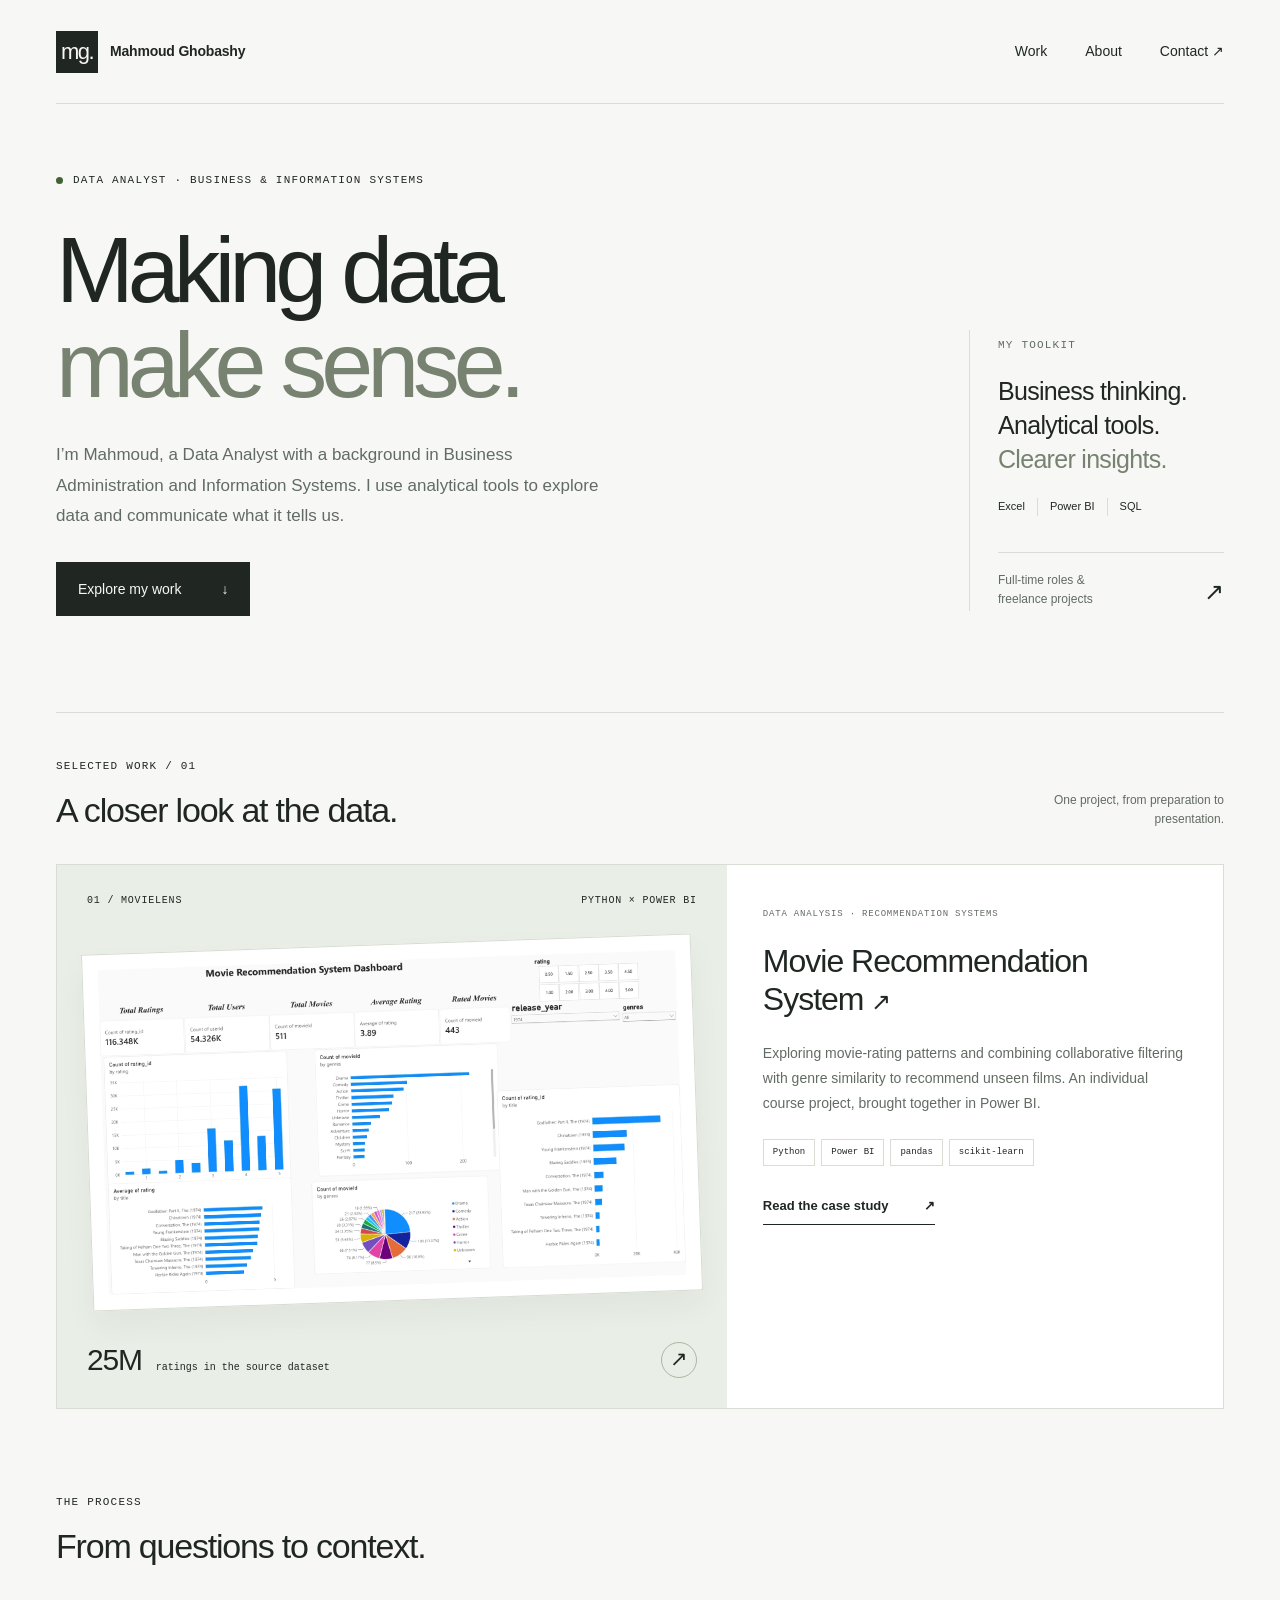
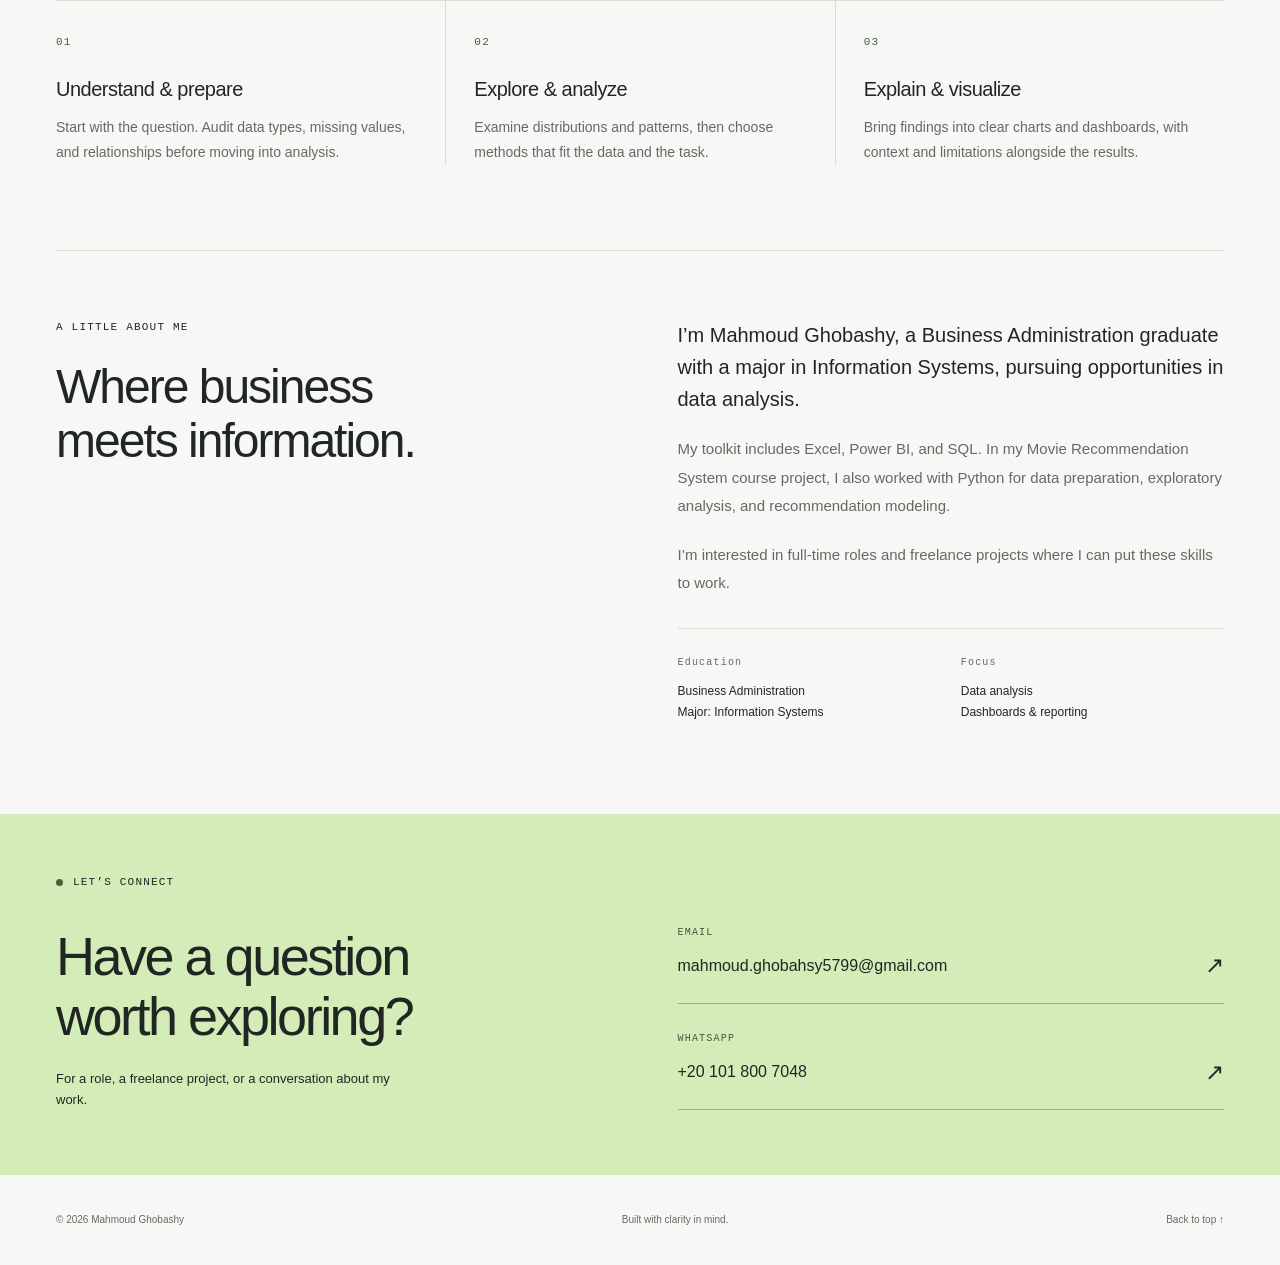
<file: index.html>
<!doctype html>
<html lang="en">
<head>
  <meta charset="utf-8">
  <meta name="viewport" content="width=device-width, initial-scale=1">
  <meta name="theme-color" content="#f7f8f5">
  <title>Mahmoud Ghobashy — Data Analyst</title>
  <meta name="description" content="Mahmoud Ghobashy, Data Analyst and Information Systems graduate. Explore a MovieLens analysis and recommendation project, Power BI dashboards, and contact details.">
  <meta property="og:type" content="website">
  <meta property="og:title" content="Mahmoud Ghobashy — Data Analyst">
  <meta property="og:description" content="Business thinking. Analytical tools. Explore my selected work in data analysis and Power BI.">
  <meta property="og:image" content="assets/social-card.png">
  <meta name="twitter:card" content="summary_large_image">
  <link rel="icon" href="assets/favicon.svg" type="image/svg+xml">
  <link rel="stylesheet" href="styles.css">
  <script src="script.js" defer></script>
</head>
<body>
  <a class="skip-link" href="#main">Skip to content</a>
  <header class="site-header wrap">
    <a class="brand" href="index.html" aria-label="Mahmoud Ghobashy, home"><span class="monogram" aria-hidden="true">mg.</span><span>Mahmoud Ghobashy</span></a>
    <button class="menu-toggle" aria-expanded="false" aria-controls="navigation" hidden>Menu <span aria-hidden="true">+</span></button>
    <nav id="navigation" aria-label="Main navigation"><a href="#work">Work</a><a href="#about">About</a><a href="#contact">Contact <span aria-hidden="true">↗</span></a></nav>
  </header>
  <main id="main">
    <section class="hero wrap" aria-labelledby="intro-heading">
      <div class="eyebrow"><span class="status-dot" aria-hidden="true"></span> DATA ANALYST · BUSINESS &amp; INFORMATION SYSTEMS</div>
      <div class="hero-layout">
        <div><h1 id="intro-heading">Making data<br><span class="muted-heading">make sense.</span></h1><p class="hero-description">I’m Mahmoud, a Data Analyst with a background in Business Administration and Information Systems. I use analytical tools to explore data and communicate what it tells us.</p><a class="button button-dark" href="#work">Explore my work <span aria-hidden="true">↓</span></a></div>
        <aside class="hero-note"><span class="small-label">MY TOOLKIT</span><p>Business thinking.<br>Analytical tools.<br><span>Clearer insights.</span></p><div class="tool-list"><span>Excel</span><span>Power BI</span><span>SQL</span></div><div class="note-footer">Full-time roles &amp;<br>freelance projects <span aria-hidden="true">↗</span></div></aside>
      </div>
    </section>
    <section id="work" class="work-section wrap" aria-labelledby="work-heading">
      <div class="section-heading"><div><span class="eyebrow">SELECTED WORK / 01</span><h2 id="work-heading">A closer look at the data.</h2></div><span class="section-note">One project, from preparation to presentation.</span></div>
      <article class="project-card">
        <a class="project-visual" href="movie-recommendation.html" aria-label="Read the Movie Recommendation System case study"><div class="visual-header"><span>01 / MOVIELENS</span><span>PYTHON × POWER BI</span></div><div class="dashboard-frame"><img src="assets/dashboard.webp" alt="Mahmoud’s Power BI movie dashboard with rating and genre charts, filtered to movies released in 1974." width="1800" height="1032" fetchpriority="high"></div><div class="visual-footer"><span><strong>25M</strong> ratings in the source dataset</span><span class="circle-arrow" aria-hidden="true">↗</span></div></a>
        <div class="project-summary"><div class="project-category">DATA ANALYSIS · RECOMMENDATION SYSTEMS</div><h3><a href="movie-recommendation.html">Movie Recommendation<br> System <span aria-hidden="true">↗</span></a></h3><p>Exploring movie-rating patterns and combining collaborative filtering with genre similarity to recommend unseen films. An individual course project, brought together in Power BI.</p><div class="tags"><span>Python</span><span>Power BI</span><span>pandas</span><span>scikit-learn</span></div><a class="text-link" href="movie-recommendation.html">Read the case study <span aria-hidden="true">↗</span></a></div>
      </article>
    </section>
    <section class="approach-section wrap" aria-labelledby="approach-heading"><div class="section-heading"><div><span class="eyebrow">THE PROCESS</span><h2 id="approach-heading">From questions to context.</h2></div></div><div class="process-grid"><article><span class="step">01</span><h3>Understand &amp; prepare</h3><p>Start with the question. Audit data types, missing values, and relationships before moving into analysis.</p></article><article><span class="step">02</span><h3>Explore &amp; analyze</h3><p>Examine distributions and patterns, then choose methods that fit the data and the task.</p></article><article><span class="step">03</span><h3>Explain &amp; visualize</h3><p>Bring findings into clear charts and dashboards, with context and limitations alongside the results.</p></article></div></section>
    <section id="about" class="about-section wrap" aria-labelledby="about-heading"><div><span class="eyebrow">A LITTLE ABOUT ME</span><h2 id="about-heading">Where business<br>meets information.</h2></div><div class="about-copy"><p>I’m Mahmoud Ghobashy, a Business Administration graduate with a major in Information Systems, pursuing opportunities in data analysis.</p><p>My toolkit includes Excel, Power BI, and SQL. In my Movie Recommendation System course project, I also worked with Python for data preparation, exploratory analysis, and recommendation modeling.</p><p>I’m interested in full-time roles and freelance projects where I can put these skills to work.</p><dl class="about-facts"><div><dt>Education</dt><dd>Business Administration<br>Major: Information Systems</dd></div><div><dt>Focus</dt><dd>Data analysis<br>Dashboards &amp; reporting</dd></div></dl></div></section>
    <section id="contact" class="contact-section" aria-labelledby="contact-heading"><div class="wrap"><div class="eyebrow"><span class="status-dot" aria-hidden="true"></span> LET’S CONNECT</div><div class="contact-layout"><div><h2 id="contact-heading">Have a question<br>worth exploring?</h2><p>For a role, a freelance project, or a conversation about my work.</p></div><div class="contact-links"><a href="mailto:mahmoud.ghobahsy5799@gmail.com"><span class="small-label">EMAIL</span><span class="contact-value">mahmoud.ghobahsy5799@gmail.com <span aria-hidden="true">↗</span></span></a><a href="https://wa.me/201018007048" target="_blank" rel="noopener noreferrer"><span class="small-label">WHATSAPP</span><span class="contact-value">+20 101 800 7048 <span aria-hidden="true">↗</span></span></a></div></div></div></section>
  </main>
  <footer class="site-footer wrap"><span>© <span data-year>2026</span> Mahmoud Ghobashy</span><span>Built with clarity in mind.</span><a href="#main">Back to top ↑</a></footer>
</body>
</html>
</file>
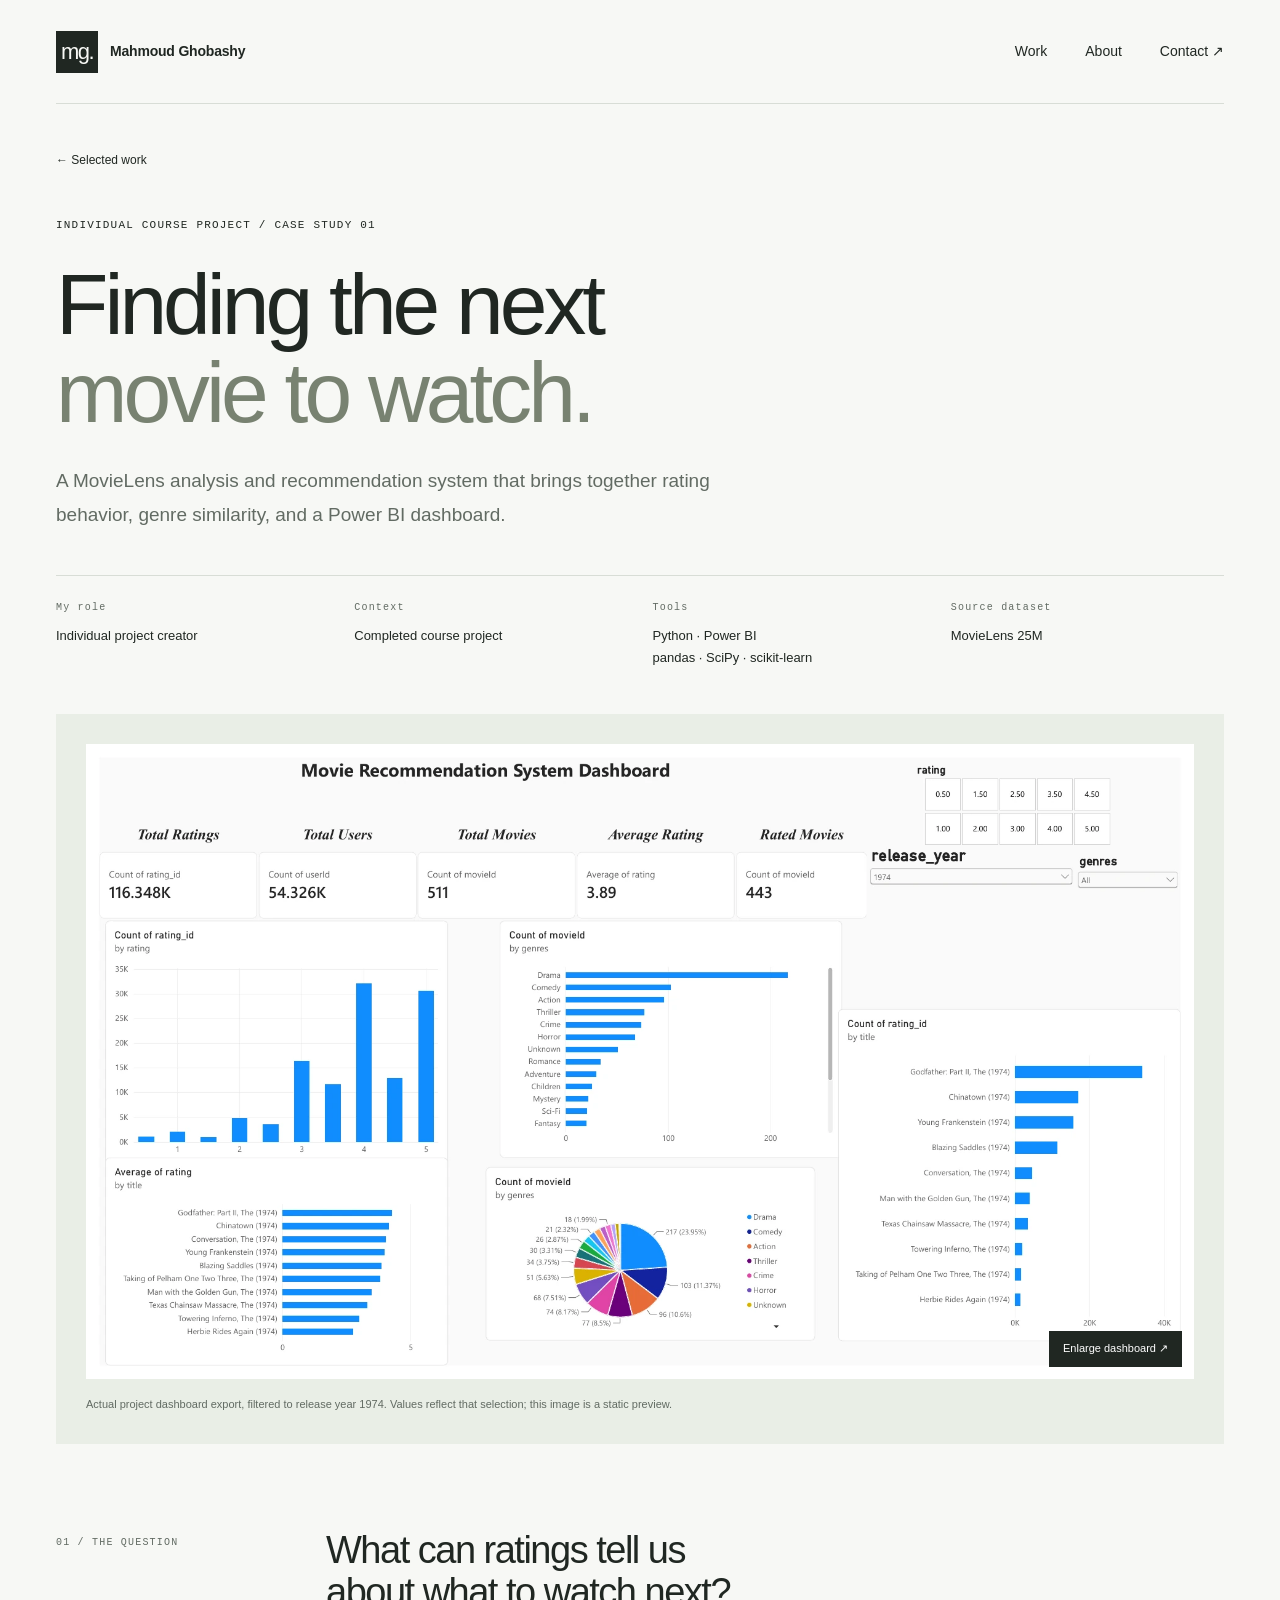
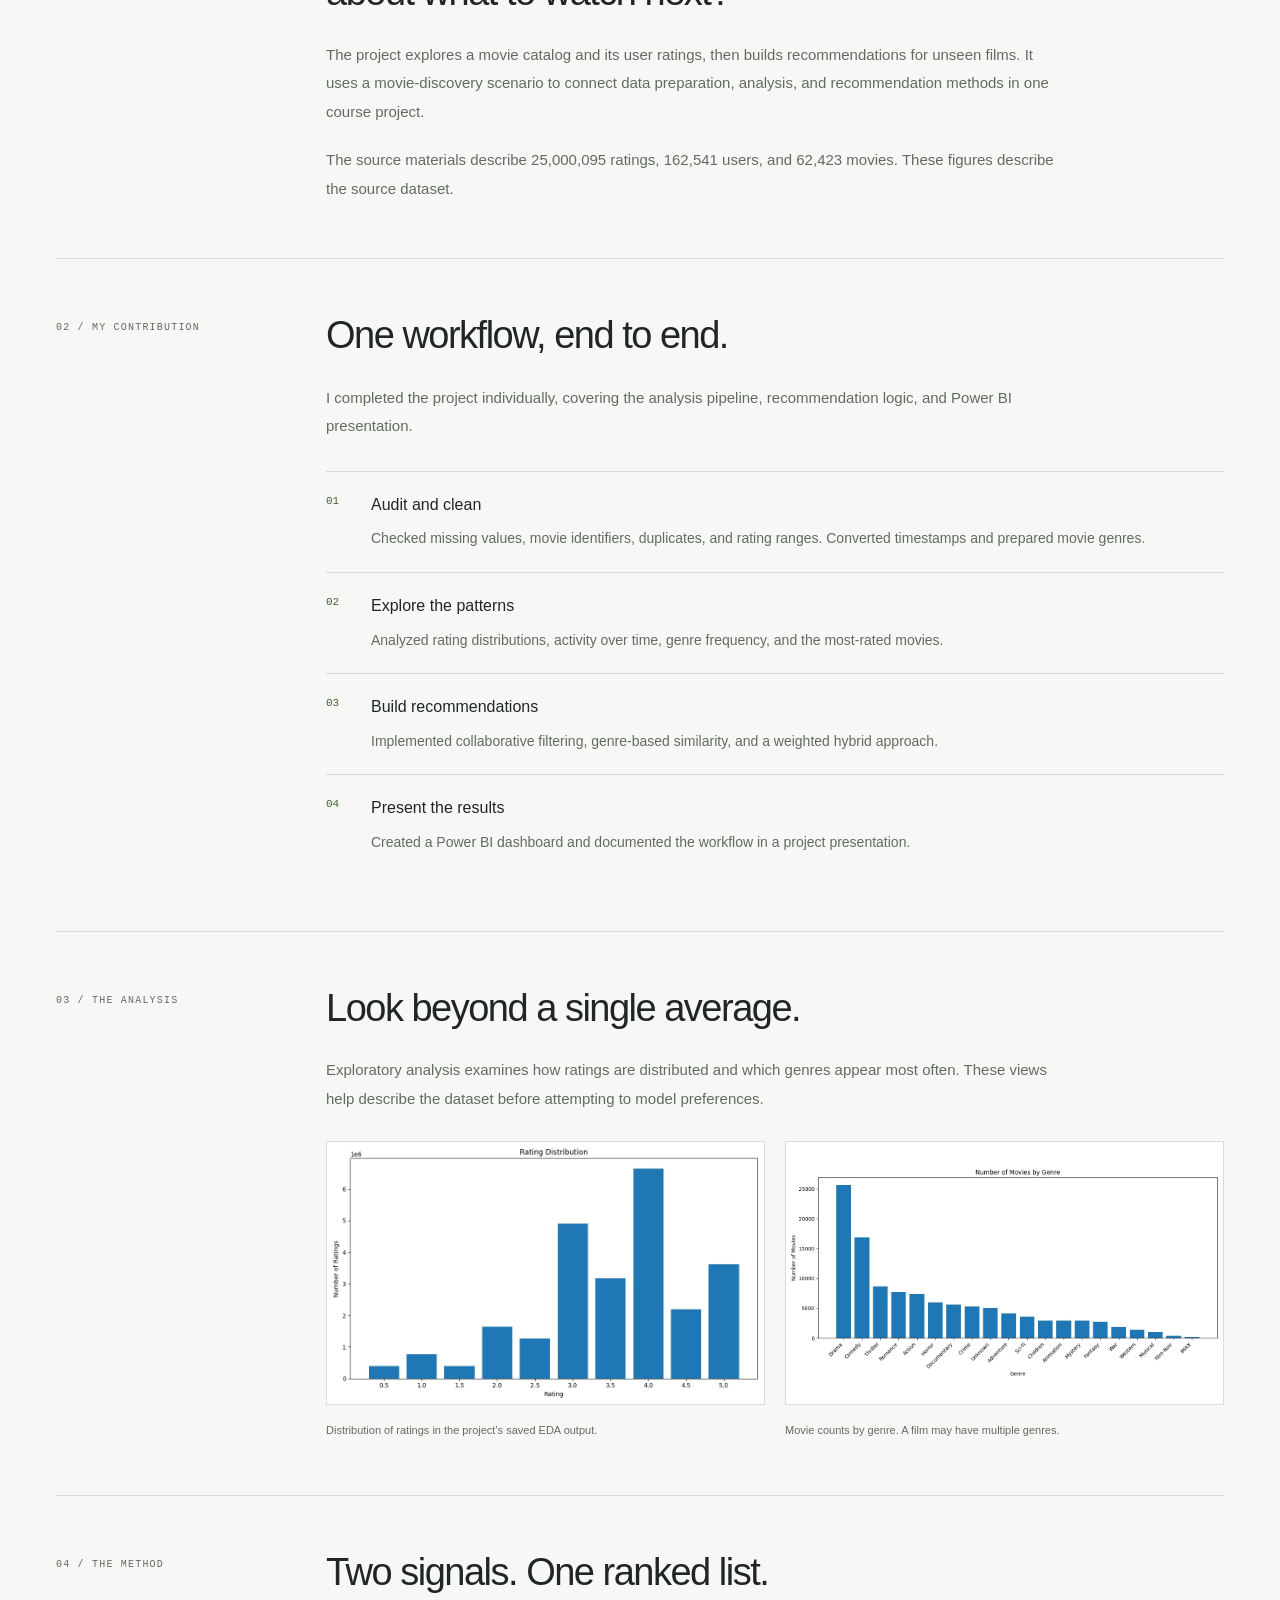
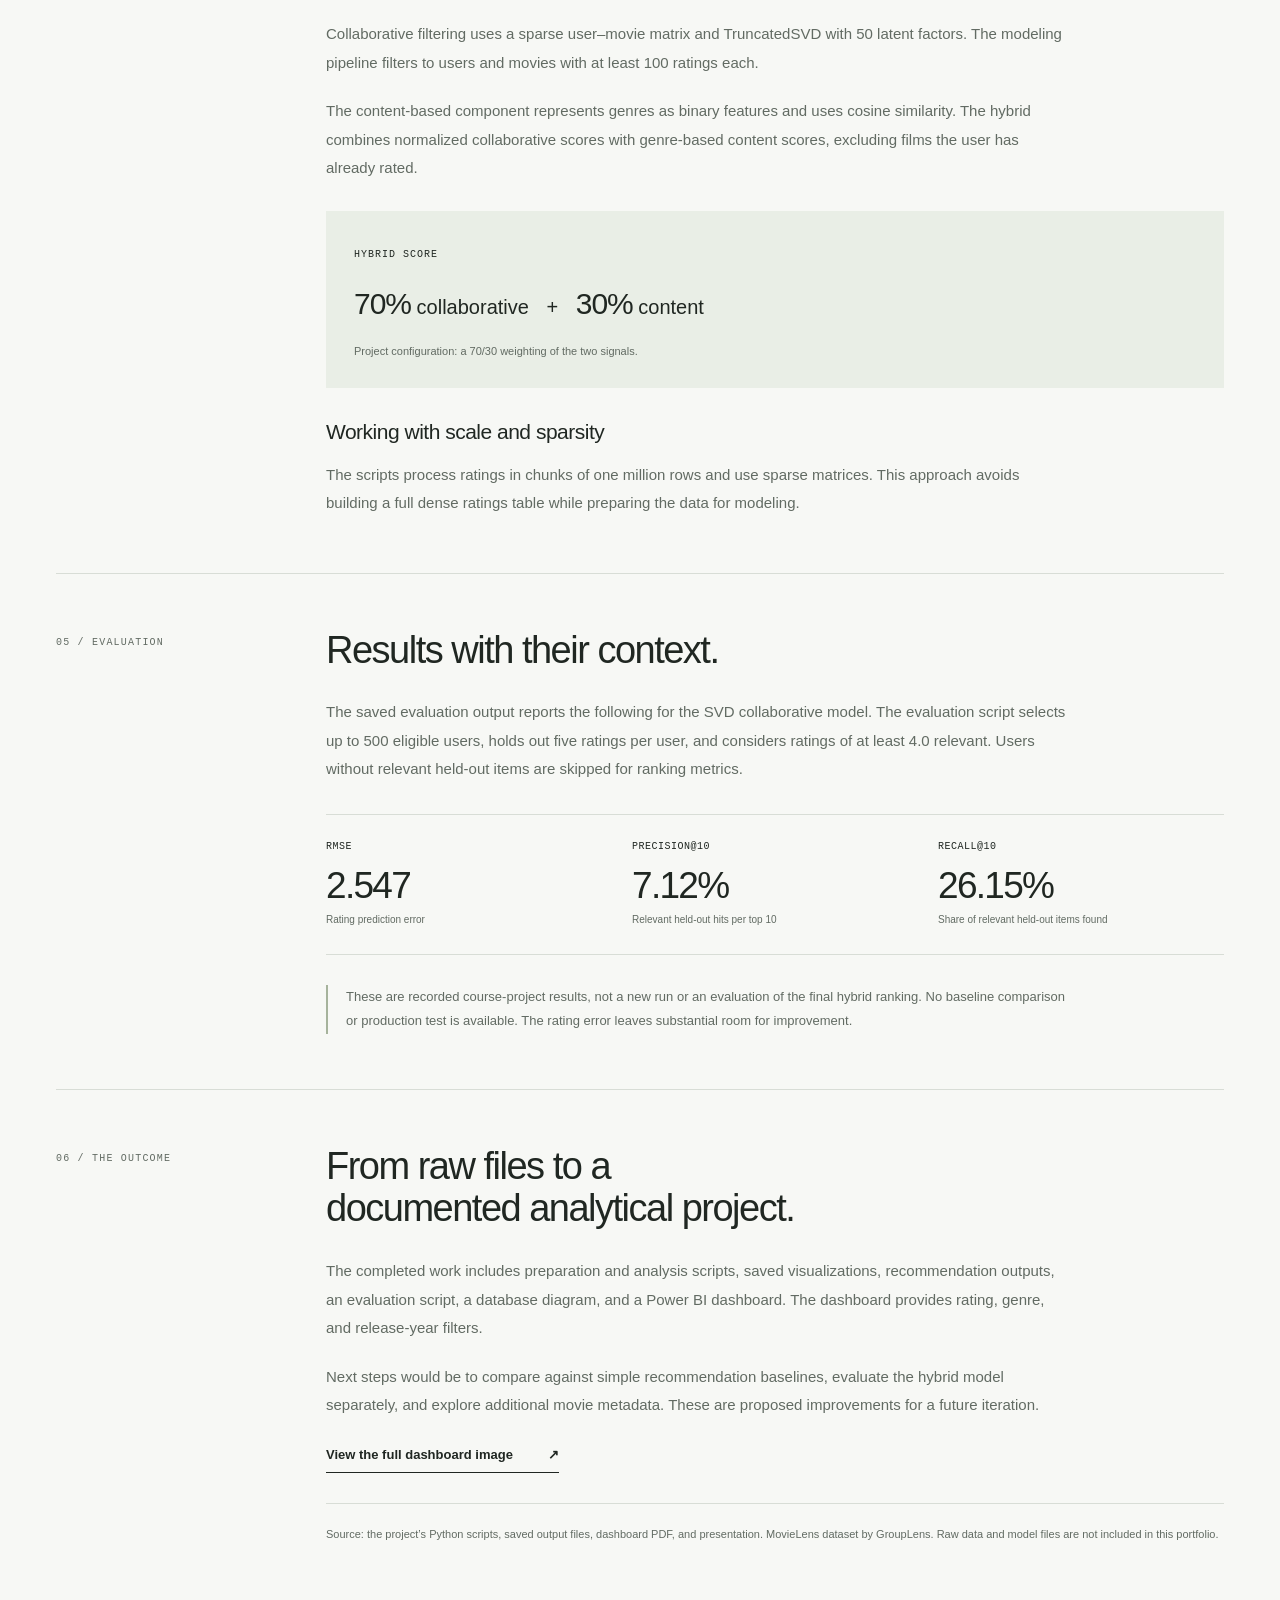
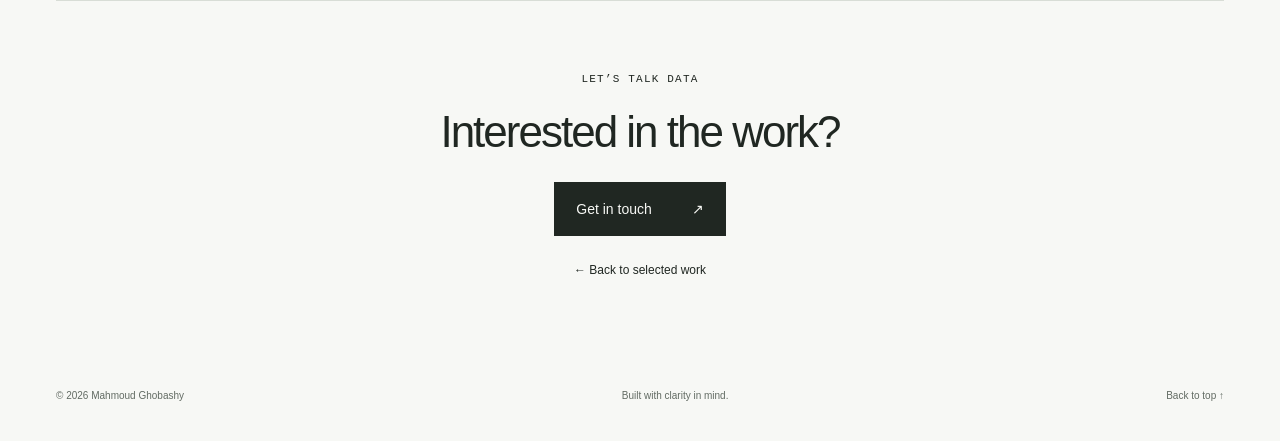
<file: movie-recommendation.html>
<!doctype html>
<html lang="en">
<head>
  <meta charset="utf-8"><meta name="viewport" content="width=device-width, initial-scale=1"><meta name="theme-color" content="#f7f8f5">
  <title>Movie Recommendation System — Mahmoud Ghobashy</title>
  <meta name="description" content="An individual course project by Mahmoud Ghobashy: MovieLens data preparation, exploratory analysis, hybrid recommendations, and a Power BI dashboard.">
  <meta property="og:type" content="article"><meta property="og:title" content="Movie Recommendation System — Mahmoud Ghobashy"><meta property="og:description" content="From movie-rating data to analysis, recommendations, and a Power BI dashboard."><meta property="og:image" content="assets/social-card.png"><meta name="twitter:card" content="summary_large_image">
  <link rel="icon" href="assets/favicon.svg" type="image/svg+xml"><link rel="stylesheet" href="styles.css"><script src="script.js" defer></script>
</head>
<body>
  <a class="skip-link" href="#main">Skip to content</a>
  <header class="site-header wrap"><a class="brand" href="index.html" aria-label="Mahmoud Ghobashy, home"><span class="monogram" aria-hidden="true">mg.</span><span>Mahmoud Ghobashy</span></a><button class="menu-toggle" aria-expanded="false" aria-controls="navigation" hidden>Menu <span aria-hidden="true">+</span></button><nav id="navigation" aria-label="Main navigation"><a href="index.html#work">Work</a><a href="index.html#about">About</a><a href="index.html#contact">Contact ↗</a></nav></header>
  <main id="main">
    <section class="case-hero wrap"><a class="back-link" href="index.html#work">← Selected work</a><div class="eyebrow">INDIVIDUAL COURSE PROJECT / CASE STUDY 01</div><h1>Finding the next<br><span class="muted-heading">movie to watch.</span></h1><p class="case-lead">A MovieLens analysis and recommendation system that brings together rating behavior, genre similarity, and a Power BI dashboard.</p><dl class="project-facts"><div><dt>My role</dt><dd>Individual project creator</dd></div><div><dt>Context</dt><dd>Completed course project</dd></div><div><dt>Tools</dt><dd>Python · Power BI<br>pandas · SciPy · scikit-learn</dd></div><div><dt>Source dataset</dt><dd>MovieLens 25M</dd></div></dl></section>
    <figure class="case-cover wrap"><button class="image-button" data-open-image aria-label="Enlarge the Power BI dashboard"><img src="assets/dashboard.webp" alt="Power BI dashboard showing movie ratings, genres, and titles with release year set to 1974." width="1800" height="1032" fetchpriority="high"><span>Enlarge dashboard ↗</span></button><figcaption>Actual project dashboard export, filtered to release year 1974. Values reflect that selection; this image is a static preview.</figcaption></figure>
    <div class="case-body wrap">
      <section class="case-section"><div class="case-label">01 / THE QUESTION</div><div><h2>What can ratings tell us<br>about what to watch next?</h2><p>The project explores a movie catalog and its user ratings, then builds recommendations for unseen films. It uses a movie-discovery scenario to connect data preparation, analysis, and recommendation methods in one course project.</p><p>The source materials describe 25,000,095 ratings, 162,541 users, and 62,423 movies. These figures describe the source dataset.</p></div></section>
      <section class="case-section"><div class="case-label">02 / MY CONTRIBUTION</div><div><h2>One workflow, end to end.</h2><p>I completed the project individually, covering the analysis pipeline, recommendation logic, and Power BI presentation.</p><ol class="workflow-list"><li><strong>Audit and clean</strong><span>Checked missing values, movie identifiers, duplicates, and rating ranges. Converted timestamps and prepared movie genres.</span></li><li><strong>Explore the patterns</strong><span>Analyzed rating distributions, activity over time, genre frequency, and the most-rated movies.</span></li><li><strong>Build recommendations</strong><span>Implemented collaborative filtering, genre-based similarity, and a weighted hybrid approach.</span></li><li><strong>Present the results</strong><span>Created a Power BI dashboard and documented the workflow in a project presentation.</span></li></ol></div></section>
      <section class="case-section"><div class="case-label">03 / THE ANALYSIS</div><div><h2>Look beyond a single average.</h2><p>Exploratory analysis examines how ratings are distributed and which genres appear most often. These views help describe the dataset before attempting to model preferences.</p><div class="chart-grid"><figure><a href="assets/rating-distribution.webp" target="_blank" rel="noopener noreferrer" aria-label="Open the rating distribution chart"><img src="assets/rating-distribution.webp" alt="MovieLens rating distribution chart, with the largest count at rating 4.0." width="1000" height="600" loading="lazy"></a><figcaption>Distribution of ratings in the project’s saved EDA output.</figcaption></figure><figure><a href="assets/movies-by-genre.webp" target="_blank" rel="noopener noreferrer" aria-label="Open the movie genre chart"><img src="assets/movies-by-genre.webp" alt="Movie counts by genre, with Drama followed by Comedy as the most frequent genres." width="1200" height="600" loading="lazy"></a><figcaption>Movie counts by genre. A film may have multiple genres.</figcaption></figure></div></div></section>
      <section class="case-section"><div class="case-label">04 / THE METHOD</div><div><h2>Two signals. One ranked list.</h2><p>Collaborative filtering uses a sparse user–movie matrix and TruncatedSVD with 50 latent factors. The modeling pipeline filters to users and movies with at least 100 ratings each.</p><p>The content-based component represents genres as binary features and uses cosine similarity. The hybrid combines normalized collaborative scores with genre-based content scores, excluding films the user has already rated.</p><div class="formula"><span>HYBRID SCORE</span><p><strong>70%</strong> collaborative <span>+</span> <strong>30%</strong> content</p><small>Project configuration: a 70/30 weighting of the two signals.</small></div><h3>Working with scale and sparsity</h3><p>The scripts process ratings in chunks of one million rows and use sparse matrices. This approach avoids building a full dense ratings table while preparing the data for modeling.</p></div></section>
      <section class="case-section"><div class="case-label">05 / EVALUATION</div><div><h2>Results with their context.</h2><p>The saved evaluation output reports the following for the SVD collaborative model. The evaluation script selects up to 500 eligible users, holds out five ratings per user, and considers ratings of at least 4.0 relevant. Users without relevant held-out items are skipped for ranking metrics.</p><div class="metric-grid"><div><span>RMSE</span><strong>2.547</strong><small>Rating prediction error</small></div><div><span>PRECISION@10</span><strong>7.12%</strong><small>Relevant held-out hits per top 10</small></div><div><span>RECALL@10</span><strong>26.15%</strong><small>Share of relevant held-out items found</small></div></div><p class="context-note">These are recorded course-project results, not a new run or an evaluation of the final hybrid ranking. No baseline comparison or production test is available. The rating error leaves substantial room for improvement.</p></div></section>
      <section class="case-section"><div class="case-label">06 / THE OUTCOME</div><div><h2>From raw files to a<br>documented analytical project.</h2><p>The completed work includes preparation and analysis scripts, saved visualizations, recommendation outputs, an evaluation script, a database diagram, and a Power BI dashboard. The dashboard provides rating, genre, and release-year filters.</p><p>Next steps would be to compare against simple recommendation baselines, evaluate the hybrid model separately, and explore additional movie metadata. These are proposed improvements for a future iteration.</p><a class="text-link" href="assets/dashboard.webp" target="_blank" rel="noopener noreferrer">View the full dashboard image <span aria-hidden="true">↗</span></a><div class="source-note">Source: the project’s Python scripts, saved output files, dashboard PDF, and presentation. MovieLens dataset by GroupLens. Raw data and model files are not included in this portfolio.</div></div></section>
    </div>
    <section class="case-cta wrap"><span class="eyebrow">LET’S TALK DATA</span><h2>Interested in the work?</h2><a class="button button-dark" href="index.html#contact">Get in touch <span aria-hidden="true">↗</span></a><a class="back-link" href="index.html#work">← Back to selected work</a></section>
  </main>
  <footer class="site-footer wrap"><span>© <span data-year>2026</span> Mahmoud Ghobashy</span><span>Built with clarity in mind.</span><a href="#main">Back to top ↑</a></footer>
  <dialog class="image-dialog" aria-labelledby="dialog-title"><div class="dialog-header"><h2 id="dialog-title">Power BI dashboard</h2><button data-close-image autofocus>Close ✕</button></div><img src="assets/dashboard.webp" alt="Full dashboard export filtered to release year 1974." width="1800" height="1032"><p>Static project export. Release year: 1974.</p></dialog>
</body>
</html>
</file>
<file: styles.css>
@charset "UTF-8";
:root{--paper:#f7f8f5;--white:#fff;--ink:#202722;--muted:#626b63;--line:#d8ddd6;--accent:#d3ecb8;--soft:#e9eee6;--green:#426236;--width:1200px}
*{box-sizing:border-box}html{scroll-behavior:smooth;scroll-padding-top:28px}body{margin:0;background:var(--paper);color:var(--ink);font-family:Arial,Helvetica,sans-serif;-webkit-font-smoothing:antialiased;line-height:1.6}a{color:inherit;text-decoration:none}button{font:inherit;cursor:pointer}img{max-width:100%;height:auto;display:block}figure{margin:0}h1,h2,h3,p{margin:0}h1,h2,h3{line-height:1.12;font-weight:500}p+p{margin-top:20px}::selection{background:var(--accent);color:var(--ink)}:focus-visible{outline:3px solid var(--green);outline-offset:5px}.wrap{width:min(var(--width),calc(100% - 112px));margin-inline:auto}.skip-link{position:fixed;top:-100px;left:16px;z-index:20;padding:12px 24px;background:var(--ink);color:white}.skip-link:focus{top:12px}.site-header{min-height:104px;display:flex;align-items:center;justify-content:space-between;border-bottom:1px solid var(--line);gap:24px}.brand{display:flex;align-items:center;gap:12px;font-weight:600;font-size:14px;letter-spacing:-.2px}.monogram{width:42px;height:42px;background:var(--ink);color:var(--paper);display:grid;place-items:center;font-size:22px;letter-spacing:-1.5px;font-weight:500}.site-header nav{display:flex;gap:38px;font-size:14px}.site-header nav a,.text-link,.back-link{transition:color .2s}.site-header nav a:hover,.text-link:hover,.back-link:hover{color:var(--green);text-decoration:underline;text-underline-offset:5px}.menu-toggle{display:none}.eyebrow,.small-label,.project-category,.case-label,.visual-header,.visual-footer,.tags,.step,.project-facts dt,.about-facts dt{font-family:"Courier New",monospace;font-size:11px;letter-spacing:1.2px;line-height:1.6}.eyebrow{display:flex;align-items:center;gap:10px}.status-dot{width:7px;height:7px;background:var(--green);border-radius:50%;flex-shrink:0}.hero{padding-top:68px;padding-bottom:96px}.hero-layout{display:grid;grid-template-columns:minmax(0,1fr) 255px;gap:90px;align-items:end;margin-top:32px}h1{font-size:clamp(64px,7.3vw,104px);letter-spacing:-6px;line-height:1.02}.muted-heading{color:#788271}.hero-description{font-size:17px;max-width:545px;line-height:1.8;margin-top:28px;color:var(--muted)}.button{padding:16px 22px;display:inline-flex;align-items:center;justify-content:space-between;gap:40px;font-size:14px;font-weight:500;min-height:54px}.button-dark{background:var(--ink);color:var(--paper)}.button-dark:hover{background:var(--green)}.hero .button{margin-top:30px}.hero-note{padding:0 0 2px 28px;border-left:1px solid var(--line);margin-bottom:5px}.small-label{color:var(--muted)}.hero-note p{font-size:25px;line-height:1.35;letter-spacing:-.7px;margin-top:20px}.hero-note p>span{color:#788271}.tool-list{display:flex;gap:12px;font-size:11px;margin-top:22px}.tool-list span+span{border-left:1px solid var(--line);padding-left:12px}.note-footer{margin-top:36px;padding-top:18px;border-top:1px solid var(--line);font-size:12px;line-height:1.6;position:relative;color:var(--muted)}.note-footer>span{position:absolute;right:0;top:20px;font-size:24px;color:var(--ink)}.section-heading{display:flex;align-items:end;justify-content:space-between;gap:32px;margin-bottom:35px}.section-heading h2{font-size:34px;letter-spacing:-1.2px;margin-top:15px}.section-note{font-size:12px;color:var(--muted);max-width:190px;text-align:right}.work-section{padding-top:45px;border-top:1px solid var(--line)}.project-card{display:grid;grid-template-columns:1.35fr 1fr;border:1px solid var(--line);background:var(--white)}.project-visual{padding:28px 30px 24px;background:var(--soft);display:flex;flex-direction:column;justify-content:space-between;overflow:hidden;gap:35px}.visual-header{display:flex;justify-content:space-between;gap:10px;font-size:10px;letter-spacing:.8px}.dashboard-frame{padding:8px;background:#fff;border:1px solid #d6dcd2;box-shadow:0 15px 30px #2027220c;transform:rotate(-2deg);transition:transform .25s}.project-visual:hover .dashboard-frame{transform:rotate(0)}.visual-footer{display:flex;align-items:center;justify-content:space-between;font-size:10px;letter-spacing:0;gap:12px}.visual-footer strong{font-family:Arial,Helvetica,sans-serif;font-size:30px;letter-spacing:-1.2px;margin-right:8px;font-weight:500}.circle-arrow{width:36px;height:36px;border:1px solid #abb6a2;border-radius:50%;display:grid;place-items:center;font-size:21px}.project-summary{padding:42px 36px}.project-category{font-size:9px;letter-spacing:.8px;color:var(--muted)}.project-summary h3{font-size:32px;letter-spacing:-1px;margin-top:22px;line-height:1.18}.project-summary h3 span{font-size:24px;white-space:nowrap}.project-summary p{font-size:14px;color:var(--muted);line-height:1.8;margin-top:22px}.tags{display:flex;flex-wrap:wrap;gap:6px;margin-top:23px;font-size:9px;letter-spacing:0}.tags span{border:1px solid var(--line);padding:5px 9px}.text-link{display:inline-flex;align-items:center;gap:35px;font-size:13px;font-weight:600;border-bottom:1px solid var(--ink);padding-bottom:7px}.project-summary .text-link{margin-top:30px}.approach-section{padding-block:85px}.process-grid{display:grid;grid-template-columns:repeat(3,1fr);border-top:1px solid var(--line)}.process-grid article{padding:26px 28px 0 0}.process-grid article+article{border-left:1px solid var(--line);padding-left:28px}.step{color:var(--green)}.process-grid h3{font-size:20px;letter-spacing:-.5px;margin-top:25px}.process-grid p{font-size:14px;color:var(--muted);margin-top:15px;line-height:1.8}.about-section{display:grid;grid-template-columns:1fr 1fr;gap:75px;padding-block:68px 90px;border-top:1px solid var(--line)}.about-section h2{font-size:48px;letter-spacing:-2px;margin-top:23px}.about-copy>p{font-size:15px;color:var(--muted);line-height:1.9}.about-copy>p:first-child{font-size:20px;color:var(--ink);line-height:1.6}.about-facts{display:grid;grid-template-columns:1fr 1fr;gap:20px;border-top:1px solid var(--line);padding-top:26px;margin:30px 0 0}.about-facts dt,.project-facts dt{color:var(--muted);font-size:10px}.about-facts dd{margin:10px 0 0;font-size:12px;line-height:1.8}.contact-section{background:var(--accent);padding-block:60px 65px}.contact-layout{display:grid;grid-template-columns:1fr 1fr;gap:75px;align-items:end;margin-top:25px}.contact-layout h2{font-size:54px;letter-spacing:-2.5px}.contact-layout p{font-size:13px;margin-top:22px;max-width:350px}.contact-links{min-width:0}.contact-links>a{display:block;border-bottom:1px solid #9eaf8d;padding:19px 0}.contact-links>a:first-child{padding-top:0}.contact-links .small-label{color:#46563c;font-size:10px}.contact-value{display:flex;align-items:center;justify-content:space-between;font-size:16px;margin-top:5px;overflow-wrap:anywhere;gap:15px}.contact-value>span{font-size:23px}.contact-links a:hover .contact-value{text-decoration:underline;text-underline-offset:5px}.site-footer{display:flex;justify-content:space-between;align-items:center;gap:20px;min-height:90px;font-size:10px;color:var(--muted)}.back-link{font-size:12px}.case-hero{padding-block:42px 45px}.case-hero .eyebrow{margin-top:45px}.case-hero h1{margin-top:27px;font-size:clamp(55px,6.7vw,88px);letter-spacing:-4px}.case-lead{font-size:19px;color:var(--muted);line-height:1.8;max-width:680px;margin-top:28px}.project-facts{display:grid;grid-template-columns:repeat(4,1fr);gap:25px;border-top:1px solid var(--line);margin:42px 0 0;padding-top:24px}.project-facts dd{font-size:13px;margin:9px 0 0;line-height:1.7}.case-cover{padding:30px;background:var(--soft)}.image-button{display:block;position:relative;border:0;padding:0;background:white;width:100%;text-align:left}.image-button>span{position:absolute;right:12px;bottom:12px;background:var(--ink);color:white;padding:9px 14px;font-size:11px}.case-cover figcaption,figcaption{font-size:11px;color:var(--muted);line-height:1.7;margin-top:16px}.case-body{padding-block:30px 40px}.case-section{display:grid;grid-template-columns:220px minmax(0,1fr);gap:50px;padding-block:55px;border-bottom:1px solid var(--line)}.case-label{color:var(--muted);font-size:10px;padding-top:6px}.case-section h2{font-size:38px;letter-spacing:-1.5px;margin-bottom:27px}.case-section p{font-size:15px;color:var(--muted);line-height:1.9;max-width:740px}.case-section h3{font-size:21px;margin:32px 0 17px;letter-spacing:-.5px}.workflow-list{margin:30px 0 0;padding:0;list-style:none;counter-reset:workflow}.workflow-list li{counter-increment:workflow;border-top:1px solid var(--line);padding:20px 0 20px 45px;position:relative}.workflow-list li::before{content:"0" counter(workflow);position:absolute;left:0;top:20px;font:11px/1.8 "Courier New",monospace;color:var(--green)}.workflow-list strong{display:block;font-size:16px;font-weight:500}.workflow-list li>span{display:block;font-size:14px;line-height:1.9;margin-top:8px;color:var(--muted)}.chart-grid{display:grid;grid-template-columns:1fr 1fr;gap:20px;margin-top:28px}.chart-grid img{aspect-ratio:5/3;object-fit:contain;background:white;width:100%}.chart-grid a{display:block;border:1px solid var(--line);background:white}.formula{padding:28px;background:var(--soft);margin-top:28px}.formula>span{font:10px "Courier New",monospace;letter-spacing:1px}.formula p{font-size:20px;line-height:1.8;margin-top:12px;color:var(--ink)}.formula strong{font-weight:500;font-size:30px;letter-spacing:-1px}.formula p>span{margin-inline:12px}.formula small{display:block;font-size:11px;color:var(--muted);margin-top:12px}.metric-grid{display:grid;grid-template-columns:repeat(3,1fr);gap:20px;border-block:1px solid var(--line);margin-block:30px;padding-block:26px}.metric-grid>div{display:flex;flex-direction:column}.metric-grid span{font:10px "Courier New",monospace;letter-spacing:.5px}.metric-grid strong{font-size:37px;letter-spacing:-1.7px;font-weight:500;line-height:1.4;margin-top:8px}.metric-grid small{font-size:10px;color:var(--muted)}.case-section .context-note{font-size:13px;padding-left:18px;border-left:2px solid #a6b39c}.source-note{font-size:11px;color:var(--muted);line-height:1.9;border-top:1px solid var(--line);padding-top:20px;margin-top:30px}.case-section .text-link{margin-top:25px}.case-cta{text-align:center;padding-block:30px 70px}.case-cta .eyebrow{justify-content:center}.case-cta h2{font-size:44px;letter-spacing:-2px;margin-top:18px}.case-cta .button{margin-top:26px}.case-cta .back-link{display:block;margin-top:25px}.image-dialog{border:1px solid var(--line);padding:20px;max-width:min(1500px,96vw);max-height:94vh;background:var(--paper);color:var(--ink)}.image-dialog::backdrop{background:#172217cc}.dialog-header{display:flex;align-items:center;justify-content:space-between;gap:25px;margin-bottom:15px}.dialog-header h2{font-size:17px;letter-spacing:0}.dialog-header button{border:1px solid var(--line);background:white;padding:8px 15px;font-size:12px}.image-dialog>p{font-size:12px;margin-top:10px}.image-dialog>img{max-height:75vh;width:100%;object-fit:contain}
.project-card>*{min-width:0}
@media(min-width:1600px){.hero{padding-block:90px 110px}}
@media(max-width:1050px){.wrap{width:calc(100% - 64px)}.hero-layout{gap:45px;grid-template-columns:minmax(0,1fr) 220px}h1{font-size:76px;letter-spacing:-4px}.hero-note{padding-left:22px}.hero-note p{font-size:23px}.project-summary{padding:32px 26px}.project-summary h3{font-size:28px}.project-visual{padding-inline:22px;gap:25px}.visual-header{font-size:8px}.about-section,.contact-layout{gap:40px}.contact-value{font-size:14px}.case-section{grid-template-columns:150px minmax(0,1fr);gap:30px}}
@media(max-width:760px){.wrap{width:calc(100% - 40px)}.site-header{min-height:80px;position:relative;flex-wrap:wrap;gap:0}.brand{font-size:12px}.monogram{height:34px;width:34px;font-size:19px}.site-header nav{gap:22px;font-size:12px}.menu-toggle:not([hidden]){display:flex;align-items:center;gap:14px;border:1px solid var(--line);padding:8px 12px;background:transparent;font-size:12px}.site-header nav.menu-ready{display:none;width:100%;padding:12px 0 20px;justify-content:flex-end}.site-header nav.menu-ready.is-open{display:flex}.hero{padding-block:42px 58px}.eyebrow{font-size:9px;letter-spacing:.7px}.hero-layout{display:block;margin-top:26px}h1{font-size:clamp(53px,11.5vw,82px);letter-spacing:-3.5px}.hero-description{font-size:15px;margin-top:24px;max-width:510px}.hero .button{margin-top:25px}.hero-note{display:none}.section-heading{align-items:start;gap:20px;margin-bottom:25px}.section-heading h2{font-size:28px;letter-spacing:-1px;margin-top:12px}.section-note{display:none}.work-section{padding-top:30px}.project-card{grid-template-columns:1fr}.project-visual{padding:22px 22px 20px;gap:26px}.visual-header{font-size:9px}.dashboard-frame{margin:5px 3px}.project-summary{padding:28px}.project-summary h3{font-size:30px}.project-summary h3 br{display:none}.project-summary p{margin-top:17px}.approach-section{padding-block:55px}.process-grid{grid-template-columns:1fr}.process-grid article{padding:22px 0}.process-grid article+article{border-left:0;border-top:1px solid var(--line);padding-left:0}.process-grid h3{margin-top:12px}.process-grid p{margin-top:12px}.about-section{grid-template-columns:1fr;gap:30px;padding-block:40px 55px}.about-section h2{font-size:40px}.about-copy>p{font-size:14px}.about-copy>p:first-child{font-size:18px}.contact-section{padding-block:40px}.contact-layout{grid-template-columns:1fr;gap:35px}.contact-layout h2{font-size:44px;letter-spacing:-2px}.contact-layout p{font-size:13px}.contact-value{font-size:clamp(12px,3.6vw,18px)}.site-footer{flex-wrap:wrap;min-height:110px;gap:15px;padding-block:24px;font-size:9px}.site-footer>span:nth-child(2){display:none}.case-hero{padding-block:30px}.case-hero .eyebrow{margin-top:30px;font-size:8px}.case-hero h1{font-size:clamp(45px,10.5vw,70px);letter-spacing:-2.5px}.case-lead{font-size:16px}.project-facts{grid-template-columns:1fr 1fr;row-gap:22px;margin-top:30px;padding-top:22px}.project-facts dd{font-size:11px}.case-cover{padding:12px}.case-cover figcaption{font-size:10px;margin:12px 4px 3px}.image-button>span{font-size:9px;padding:6px 9px;bottom:6px;right:6px}.case-body{padding-top:8px}.case-section{grid-template-columns:1fr;gap:20px;padding-block:35px}.case-section h2{font-size:32px;letter-spacing:-1px;margin-bottom:20px}.case-section p{font-size:14px}.chart-grid{gap:16px;grid-template-columns:1fr}.formula{padding:22px}.formula p{font-size:16px}.formula strong{font-size:25px}.formula p>span{margin-inline:5px}.metric-grid{gap:12px}.metric-grid strong{font-size:28px}.metric-grid span{font-size:8px}.metric-grid small{font-size:9px}.case-cta h2{font-size:35px}.image-dialog{padding:12px}.dialog-header h2{font-size:13px}.dialog-header button{font-size:11px}.image-dialog>p{font-size:10px}}
@media(max-width:380px){.project-summary{padding:24px 22px}.project-summary h3{font-size:26px}}
@media(prefers-reduced-motion:reduce){html{scroll-behavior:auto}*,*::before,*::after{transition:none!important}}
</file>
